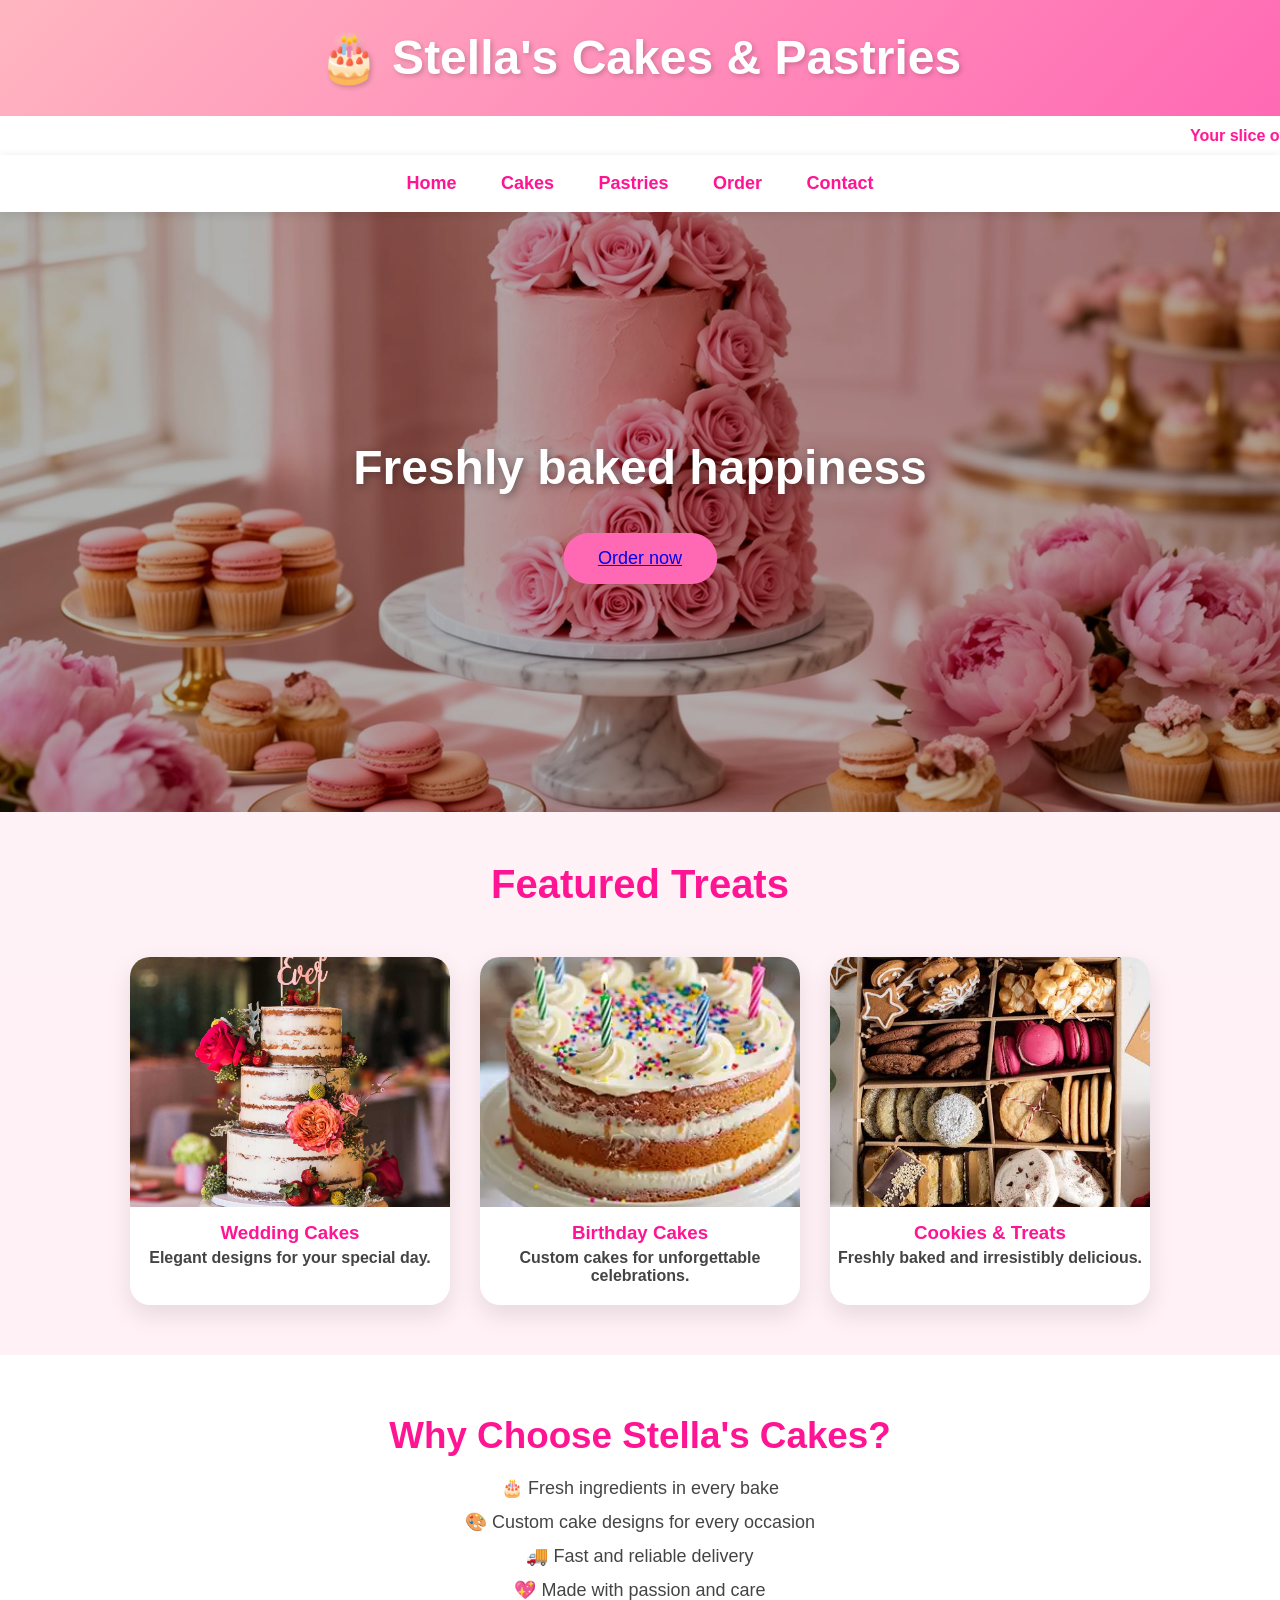
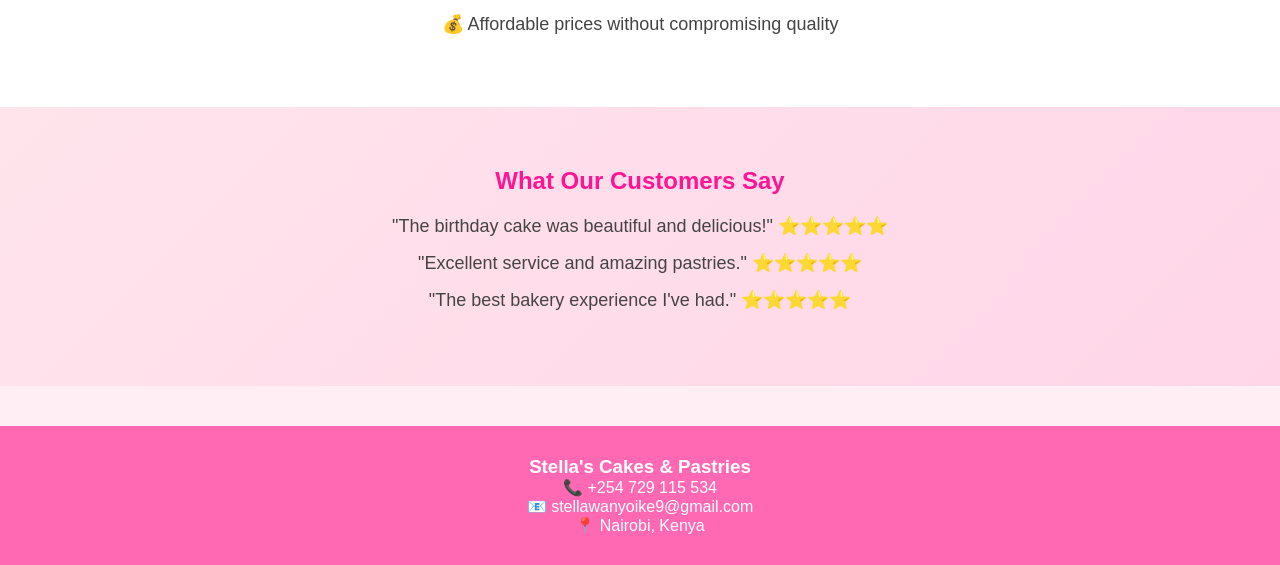
<file: index.html>
<html lang="en">
<head>
    <meta charset="UTF-8">
    <meta name="viewport" content="width=device-width, initial-scale=1.0">
    <title>Stella's Cakes & Pastries</title>
    <link rel="stylesheet" href="style.css">
</head>

<body>

    <!-- Header -->
    <header>
        <h1 class="big-header">🎂 Stella's Cakes & Pastries</h1>

        <marquee class="mar">
            Your slice of greatness awaits! Order delicious cakes and pastries today. 🍰
        </marquee>

        <nav class="nav">
            <a href="index.html">Home</a>
            <a href="cakes.html">Cakes</a>
            <a href="pastries.html">Pastries</a>
            <a href="order.html">Order</a>
            <a href="contact.html">Contact</a>
        </nav>
    </header>

    <!-- Hero Section -->
    <section class="hero">
            <img src="hero-cake.jpg" alt="unable to load image">
        <div class="hero-text"> 
            <h2>Freshly baked happiness</h2><br>
            <button><a href="order.html">Order now</a></button>
            </div>
        </section>

    <!-- Featured Cakes -->
    <h2 class="fe">Featured Treats</h2>

    <section class="content">

        <div class="cake-card">
            <img src="weddingcake.jpg" alt="Wedding Cake">
            <h3>Wedding Cakes</h3>
            <p>Elegant designs for your special day.</p>
        </div>

        <div class="cake-card">
            <img src="birthdaycake.jpg" alt="Birthday Cake">
            <h3>Birthday Cakes</h3>
            <p>Custom cakes for unforgettable celebrations.</p>
        </div>

        <div class="cake-card">
            <img src="cookies-and-treats.jpg" alt="Cookies">
            <h3>Cookies & Treats</h3>
            <p>Freshly baked and irresistibly delicious.</p>
        </div>

    </section>

    <!-- Why Choose Us -->
    <section class="choose-us">
        <h2>Why Choose Stella's Cakes?</h2>

        <p>🎂 Fresh ingredients in every bake</p>
        <p>🎨 Custom cake designs for every occasion</p>
        <p>🚚 Fast and reliable delivery</p>
        <p>💖 Made with passion and care</p>
        <p>💰 Affordable prices without compromising quality</p>
    </section>

    <!-- Reviews -->
    <section class="reviews">
        <h2>What Our Customers Say</h2>

        <p>"The birthday cake was beautiful and delicious!" ⭐⭐⭐⭐⭐</p>

        <p>"Excellent service and amazing pastries." ⭐⭐⭐⭐⭐</p>

        <p>"The best bakery experience I've had." ⭐⭐⭐⭐⭐</p>
    </section>

    <!-- Footer -->
    <footer>
        <h3>Stella's Cakes & Pastries</h3>
        <p>📞 +254 729 115 534</p>
        <p>📧 stellawanyoike9@gmail.com</p>
        <p>📍 Nairobi, Kenya</p>
    </footer>

</body>
</html>
</file>
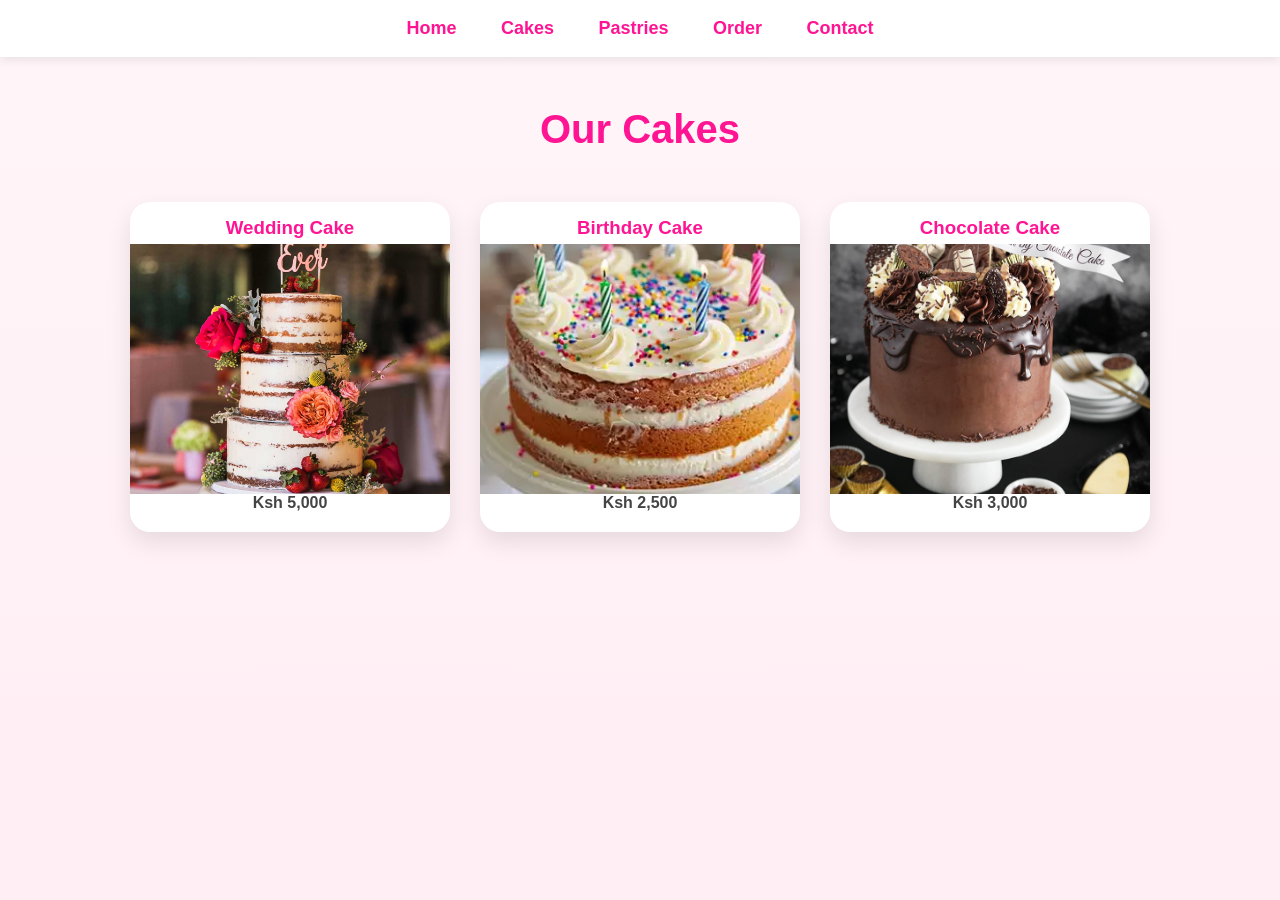
<file: cakes.html>
<html>
<head>
    <meta name="viewport" content="width=device-width, initial-scale=1.0">
    <title>Cakes - Stella's Cakes</title>
    <link rel="stylesheet" href="style.css">
</head>

<body>

<nav class="nav">
    <a href="index.html">Home</a>
    <a href="cakes.html">Cakes</a>
    <a href="pastries.html">Pastries</a>
    <a href="order.html">Order</a>
    <a href="contact.html">Contact</a>
</nav>

<h1 class="fe">Our Cakes</h1>

<section class="content">

    <div class="cake-card">
        <h3>Wedding Cake</h3>
        <img src="weddingcake.jpg" alt="Wedding Cake">
        <p>Ksh 5,000</p>
    </div>

    <div class="cake-card">
        <h3>Birthday Cake</h3>
        <img src="birthdaycake.jpg" alt="Birthday Cake">
        <p>Ksh 2,500</p>
    </div>

    <div class="cake-card">
        <h3>Chocolate Cake</h3>
        <img src="chocolate-cake.jpg" alt="Chocolate Cake">
        <p>Ksh 3,000</p>
    </div>

</section>

</body>
</html>
</file>
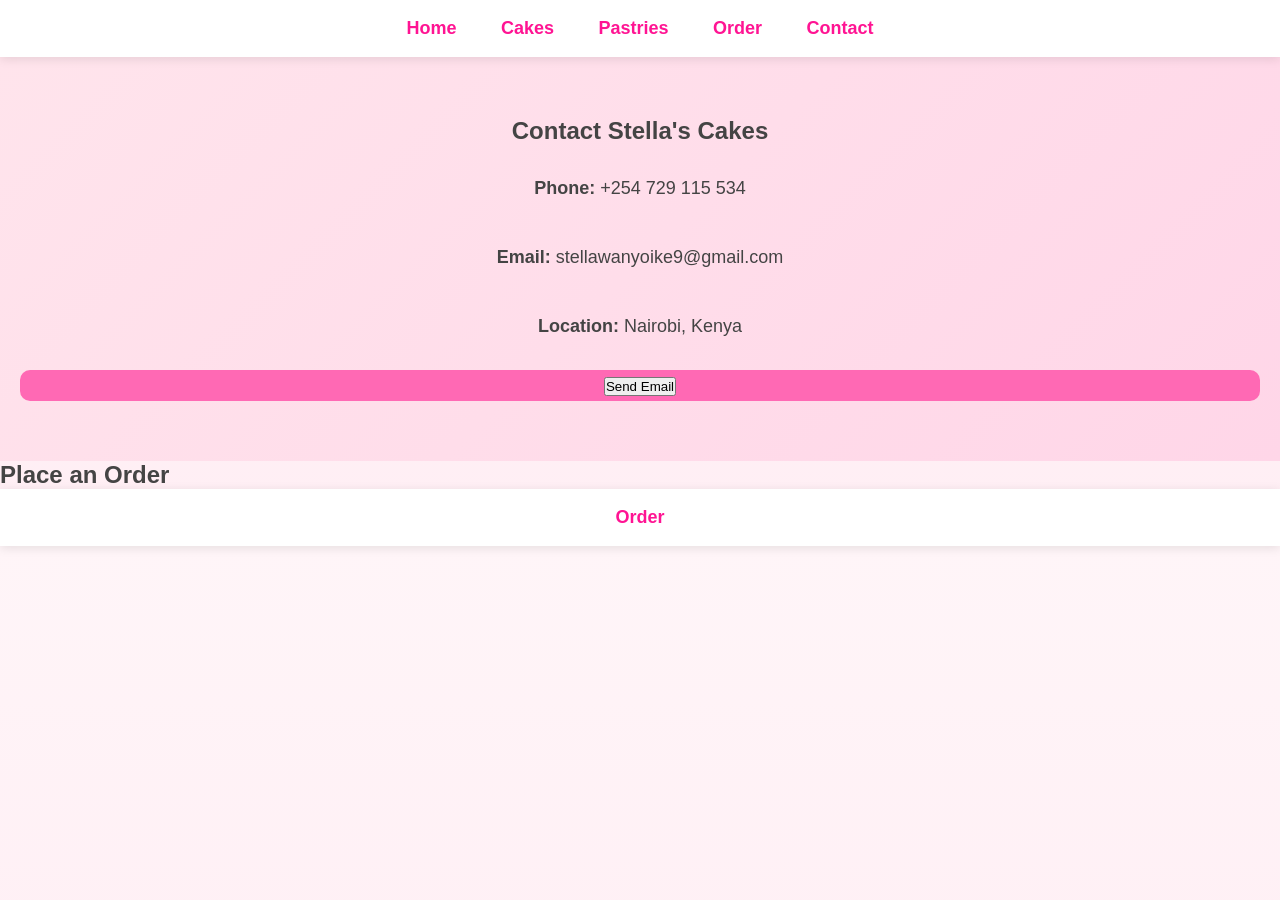
<file: contact.html>
<!DOCTYPE html>
<html>
<head>
    <meta name="viewport" content="width=device-width, initial-scale=1.0">
    <title>Contact Us - Stella's Cakes</title>
    <link rel="stylesheet" href="style.css">
</head>

<body>

<nav class="nav">
    <a href="index.html">Home</a>
    <a href="cakes.html">Cakes</a>
    <a href="pastries.html">Pastries</a>
    <a href="order.html">Order</a>
    <a href="contact.html">Contact</a>
</nav>

<section class="reviews">

    <h1>Contact Stella's Cakes</h1>

    <br>

    <p><strong>Phone:</strong> +254 729 115 534</p>

    <br>

    <p><strong>Email:</strong> stellawanyoike9@gmail.com</p>

    <br>

    <p><strong>Location:</strong> Nairobi, Kenya</p>

    <br>
    <div class="send-email-button">
    <button onclick="window.location.href='mailto:stellawanyoike9@gmail.com'">
        Send Email
    </button>
    </div>
</section>

</body>
</html>
<h2>Place an Order</h2>
<nav class="nav">
    
<a href="order.html">Order</a>
</nav>
</file>
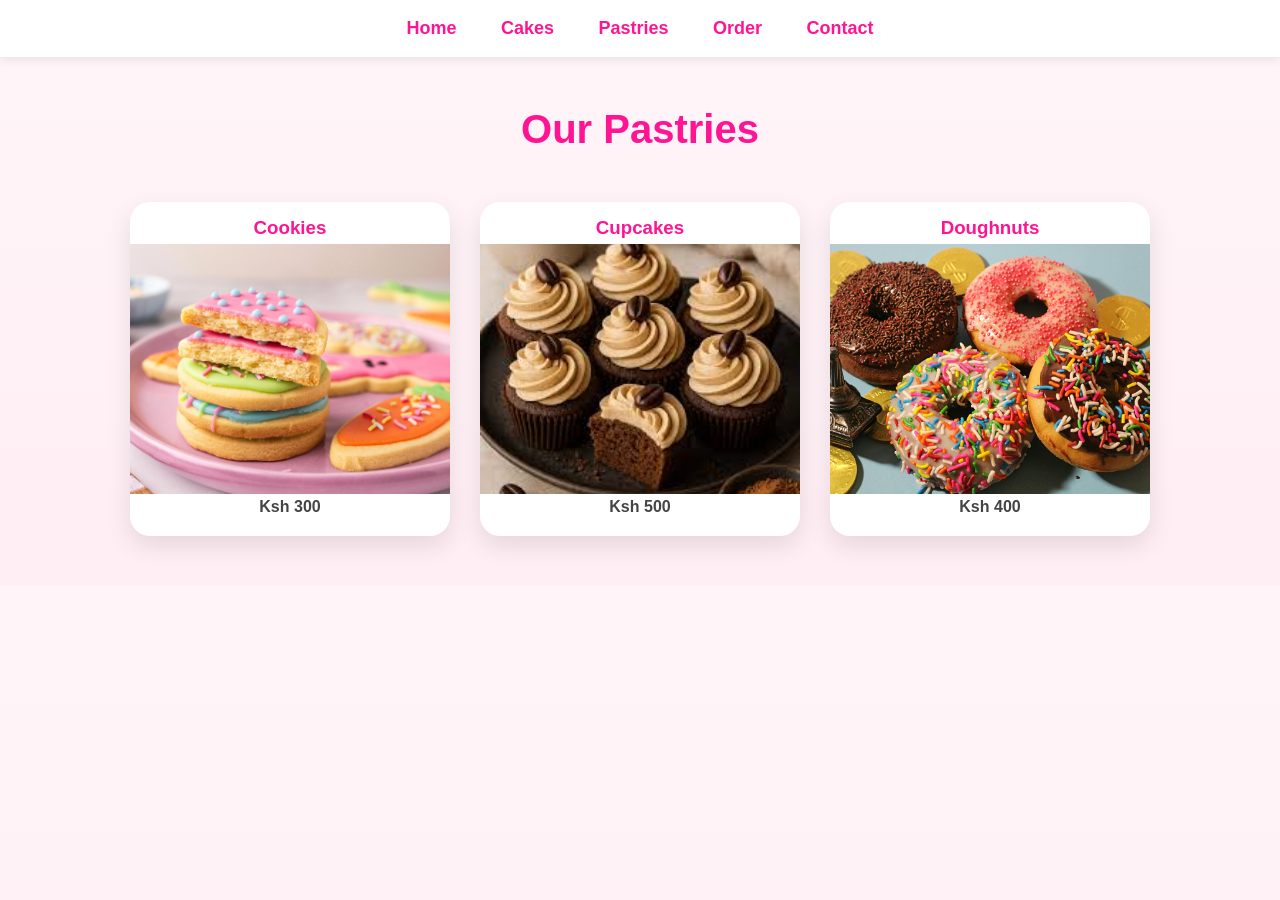
<file: pastries.html>
<!DOCTYPE html>
<html>
<head>
   <meta name="viewport" content="width=device-width, initial-scale=1.0">
    <title>Pastries - Stella's Cakes</title>
    <link rel="stylesheet" href="style.css">
</head>

<body>

<nav class="nav">
    <a href="index.html">Home</a>
    <a href="cakes.html">Cakes</a>
    <a href="pastries.html">Pastries</a>
    <a href="order.html">Order</a>
    <a href="contact.html">Contact</a>

</nav>

<h1 class="fe">Our Pastries</h1>

<section class="content">

    <div class="cake-card">
        <h3>Cookies</h3>
        <img src="cookies.jpg" alt="Cookies">
        <p>Ksh 300</p>
    </div>

    <div class="cake-card">
        <h3>Cupcakes</h3>
        <img src="cupcakes.jpg" alt="Cupcakes">
        <p>Ksh 500</p>
    </div>

    <div class="cake-card">
        <h3>Doughnuts</h3>
        <img src="doughnuts.jpg" alt="Doughnuts">
        <p>Ksh 400</p>
    </div>

</section>

</body>
</html>
</file>
<file: style.css>
*{
    margin:0;
    padding:0;
    box-sizing:border-box;
    font-family:'Poppins', sans-serif;
}

body{
    background:linear-gradient(to bottom, #fff5f8, #ffeef4);
    color:#444;
}

/* HEADER */

.big-header{
    background:linear-gradient(135deg,#ffb6c1,#ff69b4);
    color:white;
    text-align:center;
    padding:30px;
    font-size:3rem;
    text-shadow:2px 2px 5px rgba(0,0,0,0.2);
}

.mar{
    background:#fff;
    color:#ff1493;
    padding:10px;
    font-weight:600;
}

/* NAVIGATION */

.nav{
    background:white;
    text-align:center;
    padding:18px;
    box-shadow:0 2px 10px rgba(0,0,0,0.1);
    position:sticky;
    top:0;
    z-index:100;
}

.nav a{
    text-decoration:none;
    color:#ff1493;
    margin:0 20px;
    font-size:18px;
    font-weight:600;
    transition:0.3s;
}

.nav a:hover{
    color:#ff69b4;
    border-bottom:3px solid #ff69b4;
    padding-bottom:5px;
}

/* HERO SECTION */

.hero{
    position:relative;
    height:600px;
    overflow:hidden;
}

.hero img{
    width:100%;
    height:100%;
    object-fit:cover;
    filter:brightness(70%);
}

.hero-text{
    position:absolute;
    top:50%;
    left:50%;
    transform:translate(-50%,-50%);
    text-align:center;
    color:white;
}

.hero-text h2{
    font-size:3rem;
    margin-bottom:20px;
    text-shadow:2px 2px 8px rgba(0,0,0,0.4);
}

.hero button{
    padding:15px 35px;
    border:none;
    border-radius:30px;
    background:#ff69b4;
    color:white;
    font-size:18px;
    cursor:pointer;
    transition:0.3s;
}

.hero button:hover{
    transform:translateY(-5px);
    box-shadow:0 8px 20px rgba(255,105,180,0.5);
}

/* SECTION TITLE */

.fe{
    text-align:center;
    color:#ff1493;
    margin:50px 0 30px;
    font-size:2.5rem;
}

/* CARDS */

.content{
    display:flex;
    justify-content:center;
    flex-wrap:wrap;
    gap:30px;
    padding:20px 50px 50px;
}

.cake-card{
    background:white;
    border-radius:20px;
    overflow:hidden;
    width:320px;
    box-shadow:0 10px 25px rgba(0,0,0,0.1);
    transition:0.4s;
}

.cake-card:hover{
    transform:translateY(-10px);
}

.cake-card img{
    width:100%;
    height:250px;
    object-fit:cover;
}

.cake-card h3{
    color:#ff1493;
    padding:15px 0 5px;
    text-align:center;
}

.cake-card p{
    text-align:center;
    padding-bottom:20px;
    font-weight:600;
}

/* WHY CHOOSE US */

.choose-us{
    padding:60px 20px;
    text-align:center;
    background:white;
}

.choose-us h2{
    color:#ff1493;
    font-size:2.3rem;
    margin-bottom:20px;
}

.choose-us p{
    margin:12px 0;
    font-size:18px;
}

/* REVIEWS */

.reviews{
    padding:60px 20px;
    background:linear-gradient(135deg,#ffe4ec,#ffd6e8);
    text-align:center;
}

.reviews h2{
    color:#ff1493;
    margin-bottom:20px;
}

.reviews p{
    font-size:18px;
    margin:15px 0;
}
.send-email-button{
    width:100%;
    padding:5px;
    border:none;
    border-radius:10px;
    background:#ff69b4;
    color:white;
    font-size:18px;
    box-align:center;
}
.send-email-button:hover{
    transform:translateY(-5px);
    box-shadow:0 8px 20px rgba(255,105,180,0.5);
    background:#ff1493; 
}

/* CONTACT FORM */

form{
    max-width:600px;
    margin:40px auto;
    padding:30px;
    background:white;
    border-radius:20px;
    box-shadow:0 5px 20px rgba(0,0,0,0.15);
}

form label{
    display:block;
    margin-bottom:8px;
    color:#ff1493;
    font-weight:bold;
}

form input,
form select,
form textarea{
    width:100%;
    padding:12px;
    border:2px solid #ffc0cb;
    border-radius:10px;
    font-size:16px;
    margin-bottom:20px;
}

form input:focus,
form select:focus,
form textarea:focus{
    outline:none;
    border-color:#ff69b4;
    box-shadow:0 0 8px rgba(255,105,180,0.4);
}

form textarea{
    resize:vertical;
    min-height:120px;
}

form button{
    width:100%;
    padding:15px;
    border:none;
    border-radius:30px;
    background:linear-gradient(135deg,#ff69b4,#ff1493);
    color:white;
    font-size:18px;
    font-weight:bold;
    cursor:pointer;
    transition:0.3s;
}

form button:hover{
    transform:translateY(-3px);
    box-shadow:0 8px 15px rgba(255,105,180,0.4);
}
/* FOOTER */

footer{
    background:#ff69b4;
    color:white;
    text-align:center;
    padding:30px;
    margin-top:40px;
}

/* MOBILE RESPONSIVE */

@media (max-width: 768px) {
    .header{
        font: size 28px;;
    }
    .hero{
        height:300px;
    }

    .hero-text{
        width:90%;
        font-size:14px;
    }

    .grid{
        flex-direction:column;
        align-items:center;
    }

    .card{
        width:90%;
    }

    .nav a{
        display:block;
        margin:10px 0;
    }
}
</file>
